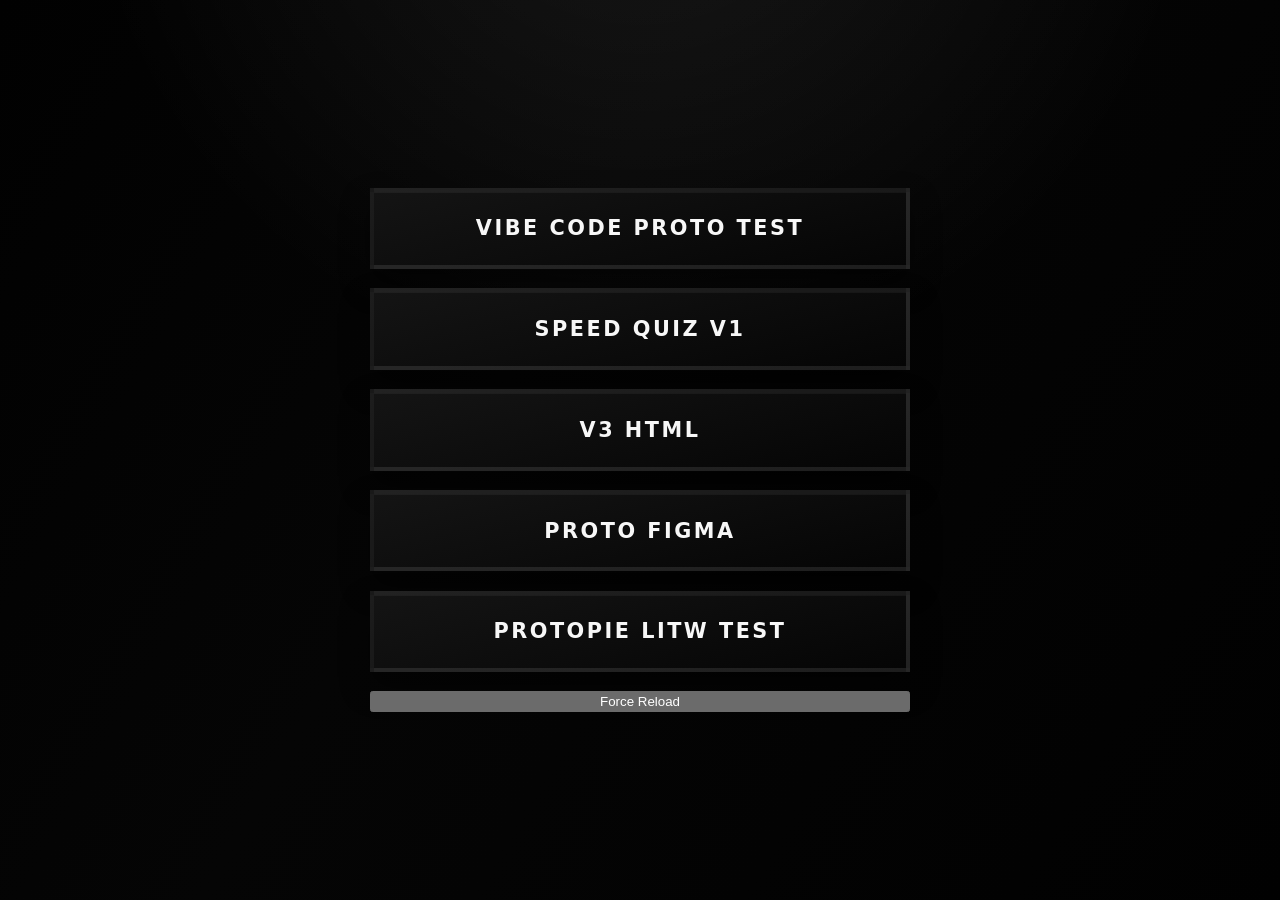
<file: index.html>
<!DOCTYPE html>
<html lang="en">
  <head>
    <meta charset="UTF-8" />
    <meta name="viewport" content="width=device-width, initial-scale=1.0" />
    <title>TreeLink</title>
    <style>
      :root {
        color-scheme: dark;
        font-family: "Inter", "Segoe UI", system-ui, -apple-system, sans-serif;
        --bg: #010101;
        --card: #0a0a0a;
        --card-edge: rgba(255, 255, 255, 0.05);
        --accent: #7df7ff;
        --text: #f7f7f7;
      }

      * {
        box-sizing: border-box;
      }

      body {
        margin: 0;
        min-height: 100vh;
        background: radial-gradient(circle at 50% -20%, rgba(255, 255, 255, 0.08), transparent 45%),
          linear-gradient(120deg, #010101, #050505 40%, #010101);
        display: flex;
        align-items: center;
        justify-content: center;
        color: var(--text);
        padding: 4vh 2vw;
      }

      main {
        width: min(540px, 90vw);
        text-align: center;
      }

     

      .link-grid {
        display: flex;
        flex-direction: column;
        gap: 1.2rem;
      }

      .link-grid a {
        display: block;
        padding: 1.55rem;
        border-radius: 0px;
        font-size: 1.3rem;
        font-weight: 700;
        letter-spacing: 0.12em;
        text-decoration: none;
        text-transform: uppercase;
        color: var(--text);
        background: linear-gradient(165deg, #141414, #050505);
        border: 4px solid rgba(255, 255, 255, 0.08);
        box-shadow: inset 0 1px 0 rgba(255, 255, 255, 0.05), 0 15px 30px rgba(0, 0, 0, 0.45);
        transition: border-color 0.1s ease, transform 0.1s ease;
      }

      .link-grid a:focus-visible,
      .link-grid a:hover {
        border-color: var(--accent);
        transform: translateY(-1px);
      }

    </style>
  </head>
  <body>
    <main>
      <div class="link-grid">
        <a href="proto.html">Vibe code Proto Test</a>
        <a href="quizzes/v1/index.html">Speed Quiz V1</a>
        <a href="https://swapnilsharma.github.io/treelink/v3/index.html">v3 HTML</a>
        <a href="https://www.figma.com/proto/b8i0LoSlnWV7DoGcYo602U/V3_Glance_GTV?page-id=2982%3A1943&node-id=3051-3285&viewport=1276%2C-309%2C0.04&t=9ilXazqvoC0wtKuy-1&scaling=scale-down-width&content-scaling=fixed&starting-point-node-id=3051%3A3581">Proto Figma</a>
        <a href="https://cloud.protopie.io/p/4c319917cc2a725ad5e577eb?ui=false&scaleToFit=true&enableHotspotHints=false&cursorType=touch&mockup=false&bgColor=%23F5F5F5&bgImage=undefined&playSpeed=1">Protopie litw test</a>
        <button onclick="location.reload(true)">Force Reload</button> 
      </div>
    </main>
  </body>
</html>
</file>
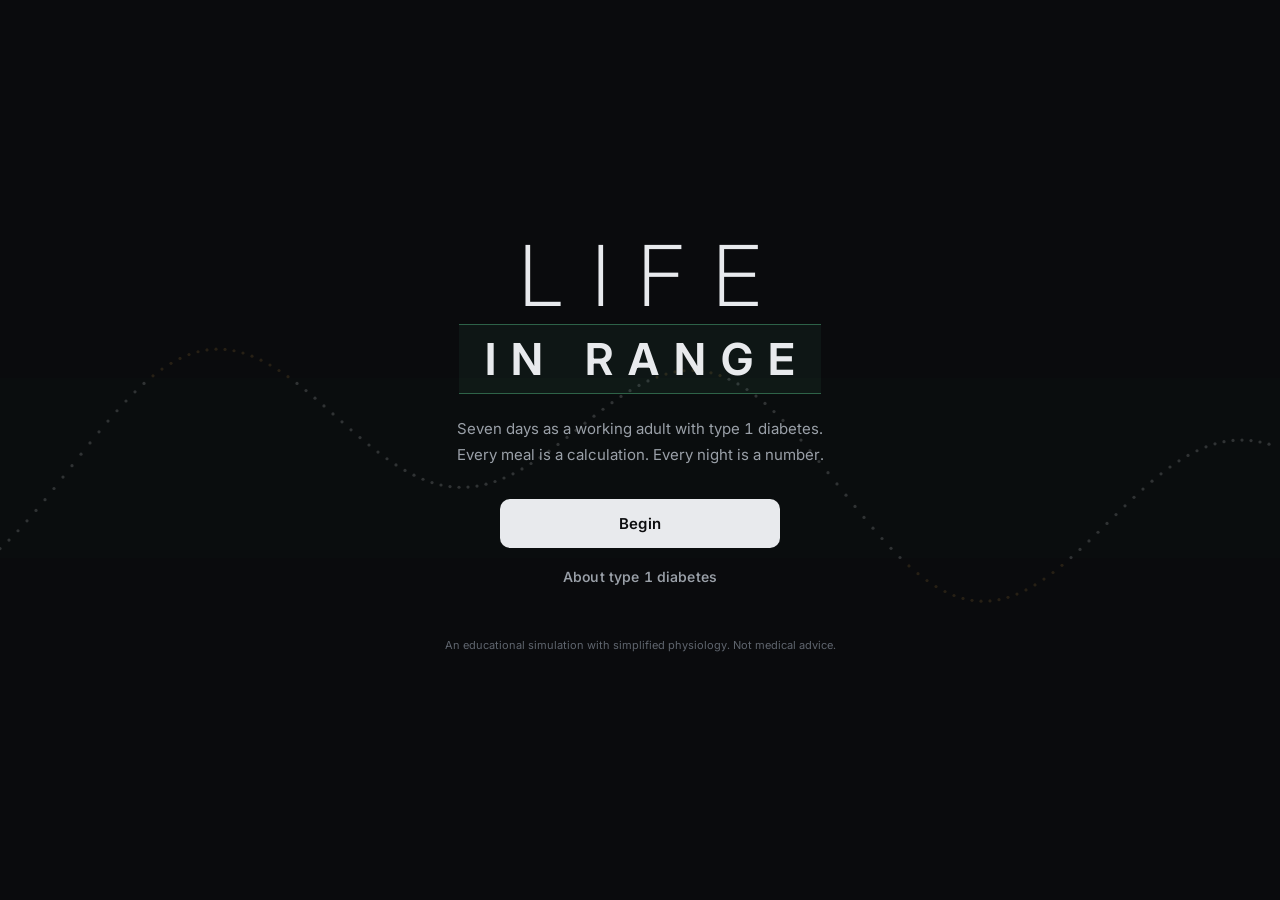
<file: life-in-range/index.html>
<!DOCTYPE html>
<html lang="en">
<head>
  <meta charset="UTF-8" />
  <meta name="viewport" content="width=device-width, initial-scale=1.0, viewport-fit=cover" />
  <meta name="theme-color" content="#0a0b0d" />
  <title>Life in Range</title>
  <meta name="description" content="A simulation of adult life with type 1 diabetes: carb counting, insulin dosing, CGM data, and the decisions in between." />
  <link rel="preconnect" href="https://fonts.googleapis.com" />
  <link rel="preconnect" href="https://fonts.gstatic.com" crossorigin />
  <link rel="stylesheet" href="https://fonts.googleapis.com/css2?family=Inter:opsz,wght@14..32,300..800&display=swap" />
  <link rel="stylesheet" href="css/style.css" />
</head>
<body>

  <!-- ============ TITLE ============ -->
  <section id="screen-title" class="screen active">
    <div class="title-bg" aria-hidden="true"><canvas id="title-canvas"></canvas></div>
    <div class="title-inner">
      <div class="wordmark">
        <span class="wm-line">LIFE</span>
        <span class="wm-band"><i></i><span class="wm-line wm-em">IN RANGE</span><i></i></span>
      </div>
      <p class="tagline">Seven days as a working adult with type&nbsp;1 diabetes.<br/>Every meal is a calculation. Every night is a number.</p>
      <div class="title-buttons">
        <button id="btn-new-game" class="btn btn-primary btn-big">Begin</button>
        <button id="btn-continue" class="btn btn-quiet btn-big hidden">Continue</button>
        <button id="btn-about" class="btn btn-quiet">About type 1 diabetes</button>
      </div>
      <p class="disclaimer">An educational simulation with simplified physiology. Not medical advice.</p>
    </div>
  </section>

  <!-- ============ ABOUT ============ -->
  <section id="screen-about" class="screen">
    <div class="panel scroll-panel">
      <p class="eyebrow">BACKGROUND</p>
      <h2>Type 1 diabetes</h2>
      <div id="about-content"></div>
      <button class="btn btn-quiet" data-nav="title">Back</button>
    </div>
  </section>

  <!-- ============ CHARACTER ============ -->
  <section id="screen-create" class="screen">
    <div class="create-shell">
      <div class="create-hero">
        <div id="create-avatar" class="avatar-stage"></div>
        <div class="hero-side">
          <p class="eyebrow">PROFILE</p>
          <div id="create-summary" class="avatar-summary"></div>
          <button id="btn-default-char" class="btn btn-quiet">↻ Generate</button>
        </div>
      </div>

      <div class="create-scroll">
        <label class="field">
          <span>Name</span>
          <input id="inp-name" type="text" maxlength="18" placeholder="Name" autocomplete="off"/>
        </label>

        <label class="field">
          <span>Age <b id="age-val">34</b></span>
          <input id="inp-age" type="range" min="21" max="64" value="34"/>
        </label>

        <div class="field"><span>Profession</span><div id="opt-profession" class="chip-row"></div></div>
        <div class="field"><span>Body</span><div id="opt-body" class="chip-row"></div></div>
        <div class="field"><span>Skin</span><div id="opt-skin" class="chip-row swatches"></div></div>
        <div class="field"><span>Hair</span><div id="opt-hair" class="chip-row"></div></div>
        <div class="field"><span>Hair color</span><div id="opt-haircolor" class="chip-row swatches"></div></div>
        <div class="field"><span>Top</span><div id="opt-top" class="chip-row"></div></div>
        <div class="field"><span>Top color</span><div id="opt-topcolor" class="chip-row swatches"></div></div>
        <div class="field"><span>Bottom</span><div id="opt-bottom" class="chip-row"></div></div>
        <div class="field"><span>Bottom color</span><div id="opt-bottomcolor" class="chip-row swatches"></div></div>
        <div class="field"><span>Shoes</span><div id="opt-shoes" class="chip-row"></div></div>
        <div class="field"><span>Extras</span><div id="opt-extras" class="chip-row"></div></div>
        <div class="field">
          <span>Insulin therapy</span>
          <div id="opt-therapy" class="chip-row"></div>
          <p id="therapy-note" class="hint"></p>
        </div>
        <div class="field">
          <span>Difficulty</span>
          <div id="opt-diff" class="chip-row"></div>
          <p id="diff-note" class="hint"></p>
        </div>
        <div class="field"><span>Units</span><div id="opt-units" class="chip-row"></div></div>
        <div class="field"><span>Length</span><div id="opt-days" class="chip-row"></div></div>
      </div>

      <div class="create-footer">
        <button class="btn btn-quiet" data-nav="title">Back</button>
        <button id="btn-begin" class="btn btn-primary btn-big">Start Monday</button>
      </div>
    </div>
  </section>

  <!-- ============ GAME ============ -->
  <section id="screen-game" class="screen">
    <header class="hud">
      <div class="hud-left">
        <div id="hud-day" class="hud-day">MON · DAY 1</div>
        <div id="hud-clock" class="hud-clock">07:00</div>
      </div>
      <button id="cgm-pill" class="cgm-pill" title="Open trends">
        <span id="cgm-value">--</span>
        <span class="cgm-side"><span id="cgm-arrow" class="cgm-arrow">→</span><span id="cgm-unit" class="cgm-unit">mg/dL</span></span>
      </button>
      <div class="hud-right">
        <div class="stat-mini" title="Energy"><div class="bar"><div id="bar-energy" class="fill"></div></div></div>
        <div class="stat-mini" title="Insulin on board"><b id="hud-iob">0.0u</b></div>
        <button id="btn-speed" class="btn-icon" title="Speed">
          <svg viewBox="0 0 16 16" width="14" height="14"><path d="M2 2.5v11l6-5.5zM8.5 2.5v11l6-5.5z" fill="currentColor"/></svg>
        </button>
        <button id="btn-pause" class="btn-icon" title="Pause">
          <svg viewBox="0 0 16 16" width="14" height="14"><path d="M3.5 2h3v12h-3zM9.5 2h3v12h-3z" fill="currentColor"/></svg>
        </button>
        <button id="btn-menu" class="btn-icon" title="Menu">
          <svg viewBox="0 0 16 16" width="14" height="14"><path d="M2 4h12M2 8h12M2 12h12" stroke="currentColor" stroke-width="1.6" stroke-linecap="round"/></svg>
        </button>
      </div>
    </header>

    <div id="cgm-strip" class="cgm-strip"><canvas id="cgm-mini"></canvas></div>

    <nav class="view-tabs">
      <button class="vtab active" data-view="world">Day</button>
      <button class="vtab" data-view="body">Body</button>
      <button class="vtab" data-view="trends">Data</button>
    </nav>

    <main class="stage">
      <div id="view-world" class="view active">
        <div id="scene" class="scene">
          <div id="scene-art" class="scene-art"></div>
          <div id="scene-avatar" class="scene-avatar"></div>
          <div id="symptom-overlay" class="symptom-overlay"></div>
          <div class="scene-meta">
            <div id="scene-location" class="scene-location"></div>
            <div id="symptom-chip" class="symptom-chip hidden"></div>
          </div>
          <div id="scene-caption" class="scene-caption"></div>
        </div>
        <div id="action-bar" class="action-bar"></div>
      </div>

      <div id="view-body" class="view">
        <div class="body-wrap">
          <canvas id="body-canvas"></canvas>
          <div id="body-labels"></div>
          <div id="body-legend" class="body-legend">
            <span><i class="dot glu"></i>Glucose</span>
            <span><i class="dot ins"></i>Insulin</span>
            <span class="drag-hint">drag to rotate</span>
          </div>
          <div id="body-caption" class="body-caption"></div>
          <div id="body-intro" class="body-intro hidden">
            <h4>Your bloodstream, as a loop</h4>
            <p><b class="glu">Orange dots are glucose.</b> More dots = higher blood sugar. That's the number on your CGM.</p>
            <p><b class="ins">Blue dots are insulin</b>, entering at the ring — where your pump or pen delivers it.</p>
            <p>While you digest, the <b>stomach</b> streams glucose in. Insulin lets <b>muscle</b> and <b>fat</b> pull it back out. The <b>pancreas stays dark</b> — in type&nbsp;1, it can't help.</p>
            <button class="btn btn-primary" id="body-intro-ok">Got it</button>
          </div>
        </div>
      </div>

      <div id="view-trends" class="view">
        <div class="trends-wrap">
          <canvas id="trend-canvas"></canvas>
          <div id="trend-stats" class="trend-stats"></div>
        </div>
      </div>
    </main>

    <div id="alert-banner" class="alert-banner hidden"></div>
    <div id="toast-zone" class="toast-zone"></div>
    <div id="modal-zone"></div>
  </section>

  <!-- ============ SUMMARY / END ============ -->
  <section id="screen-summary" class="screen"><div class="panel scroll-panel" id="summary-panel"></div></section>
  <section id="screen-end" class="screen"><div class="panel scroll-panel" id="end-panel"></div></section>

  <script type="module" src="js/main.js"></script>
</body>
</html>
</file>
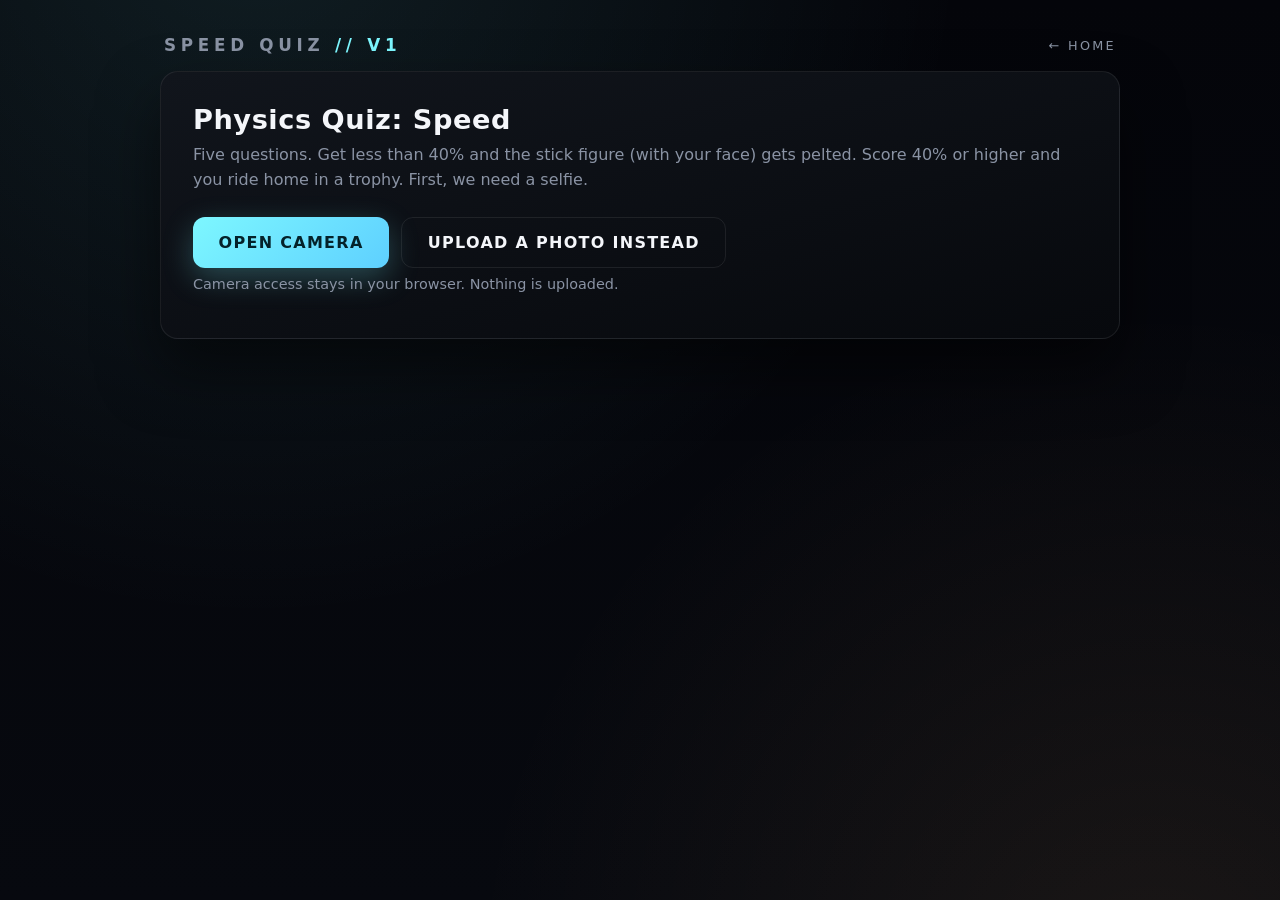
<file: quizzes/v1/index.html>
<!DOCTYPE html>
<html lang="en">
<head>
  <meta charset="UTF-8" />
  <meta name="viewport" content="width=device-width, initial-scale=1.0" />
  <title>Speed Quiz V1</title>
  <style>
    :root {
      color-scheme: dark;
      font-family: "Inter", "Segoe UI", system-ui, -apple-system, sans-serif;
      --bg: #050608;
      --card: #0d1015;
      --edge: rgba(255, 255, 255, 0.08);
      --accent: #7df7ff;
      --accent-warm: #ffb86b;
      --good: #6dffb5;
      --bad: #ff6b6b;
      --text: #f4f6fa;
      --muted: #8a93a4;
    }

    * { box-sizing: border-box; }

    html, body { margin: 0; padding: 0; min-height: 100vh; }

    body {
      background:
        radial-gradient(circle at 20% -10%, rgba(125, 247, 255, 0.10), transparent 50%),
        radial-gradient(circle at 90% 110%, rgba(255, 184, 107, 0.08), transparent 45%),
        linear-gradient(180deg, #04050a, #07090f);
      color: var(--text);
      display: flex;
      align-items: stretch;
      justify-content: center;
      padding: 3vh 2vw;
    }

    main {
      width: min(960px, 100%);
      display: flex;
      flex-direction: column;
      gap: 1rem;
    }

    .header {
      display: flex;
      justify-content: space-between;
      align-items: center;
      padding: 0.5rem 0.25rem 0;
    }

    .header h1 {
      margin: 0;
      font-size: 1.05rem;
      letter-spacing: 0.28em;
      text-transform: uppercase;
      color: var(--muted);
      font-weight: 600;
    }

    .header .crumb { color: var(--accent); }

    .card {
      background: linear-gradient(165deg, #11151c, #07090d);
      border: 1px solid var(--edge);
      border-radius: 18px;
      padding: 2rem;
      box-shadow: 0 30px 60px rgba(0, 0, 0, 0.5);
    }

    .screen { display: none; animation: fade 0.35s ease; }
    .screen.active { display: block; }

    @keyframes fade {
      from { opacity: 0; transform: translateY(8px); }
      to { opacity: 1; transform: none; }
    }

    h2 {
      margin: 0 0 0.5rem;
      font-size: 1.7rem;
      letter-spacing: 0.02em;
    }

    p.lead { color: var(--muted); margin: 0 0 1.5rem; line-height: 1.55; }

    button.primary, button.ghost {
      font: inherit;
      cursor: pointer;
      padding: 0.95rem 1.6rem;
      border-radius: 12px;
      font-weight: 700;
      letter-spacing: 0.08em;
      text-transform: uppercase;
      transition: transform 0.1s ease, border-color 0.15s ease, background 0.15s ease;
    }

    button.primary {
      background: linear-gradient(135deg, #7df7ff, #5ed0ff);
      color: #04222a;
      border: none;
      box-shadow: 0 10px 30px rgba(125, 247, 255, 0.25);
    }

    button.primary:hover { transform: translateY(-1px); }
    button.primary:disabled { opacity: 0.5; cursor: not-allowed; transform: none; }

    button.ghost {
      background: transparent;
      color: var(--text);
      border: 1px solid var(--edge);
    }

    button.ghost:hover { border-color: var(--accent); }

    .row { display: flex; gap: 0.75rem; flex-wrap: wrap; }

    /* Camera screen */
    .camera-stage {
      position: relative;
      width: min(420px, 80vw);
      aspect-ratio: 1 / 1;
      margin: 1rem auto;
      border-radius: 50%;
      overflow: hidden;
      border: 3px dashed rgba(125, 247, 255, 0.4);
      background: #000;
    }

    .camera-stage video,
    .camera-stage canvas,
    .camera-stage img {
      width: 100%;
      height: 100%;
      object-fit: cover;
      transform: scaleX(-1);
    }

    .camera-stage .ring {
      position: absolute;
      inset: 0;
      border-radius: 50%;
      box-shadow: inset 0 0 0 8px rgba(125, 247, 255, 0.2);
      pointer-events: none;
    }

    .file-fallback { color: var(--muted); font-size: 0.9rem; margin-top: 0.5rem; }

    /* Quiz screen */
    .quiz-grid {
      display: grid;
      grid-template-columns: 1fr 220px;
      gap: 1.25rem;
      align-items: stretch;
    }

    @media (max-width: 720px) {
      .quiz-grid { grid-template-columns: 1fr; }
      .figure-panel { order: -1; }
      .card { padding: 1.25rem; border-radius: 14px; }
      h2 { font-size: 1.4rem; }
      .q-text { font-size: 1.1rem; }
      .figure-svg { height: 170px; }
      body { padding: 2vh 3vw; }
      .header h1 { font-size: 0.85rem; letter-spacing: 0.2em; }
    }

    .question-panel { display: flex; flex-direction: column; }

    .progress {
      display: flex;
      gap: 0.4rem;
      margin-bottom: 1rem;
    }

    .progress span {
      flex: 1;
      height: 6px;
      background: rgba(255, 255, 255, 0.05);
      border-radius: 3px;
      overflow: hidden;
    }

    .progress span.done { background: var(--accent); }
    .progress span.miss { background: var(--bad); }
    .progress span.current { background: rgba(125, 247, 255, 0.4); }

    .q-text {
      font-size: 1.25rem;
      line-height: 1.45;
      margin: 0 0 1.25rem;
      min-height: 3.6rem;
    }

    .options { display: grid; gap: 0.6rem; }

    .options button {
      font: inherit;
      text-align: left;
      padding: 0.95rem 1.1rem;
      border-radius: 12px;
      border: 1px solid var(--edge);
      background: rgba(255, 255, 255, 0.02);
      color: var(--text);
      cursor: pointer;
      transition: border-color 0.12s ease, background 0.12s ease, transform 0.05s ease;
    }

    .options button:hover { border-color: var(--accent); background: rgba(125, 247, 255, 0.05); }
    .options button.right { border-color: var(--good); background: rgba(109, 255, 181, 0.1); }
    .options button.wrong { border-color: var(--bad); background: rgba(255, 107, 107, 0.1); }
    .options button.fade { opacity: 0.4; }
    .options button:disabled { cursor: default; }

    /* Figure panel */
    .figure-panel {
      background: rgba(255, 255, 255, 0.02);
      border: 1px solid var(--edge);
      border-radius: 14px;
      padding: 1rem;
      display: flex;
      flex-direction: column;
      align-items: center;
      gap: 0.5rem;
      position: relative;
      overflow: hidden;
    }

    .figure-panel .label {
      font-size: 0.7rem;
      letter-spacing: 0.2em;
      text-transform: uppercase;
      color: var(--muted);
    }

    .figure-svg {
      width: 100%;
      height: 220px;
    }

    /* Stone + impact */
    .stone {
      position: absolute;
      width: 20px;
      height: 18px;
      border-radius: 48% 52% 42% 58% / 60% 45% 55% 40%;
      background:
        radial-gradient(circle at 30% 25%, #b1b6bf, #4a4d54 55%, #1c1e22);
      box-shadow:
        inset -3px -4px 6px rgba(0, 0, 0, 0.55),
        inset 2px 2px 4px rgba(255, 255, 255, 0.18),
        0 4px 10px rgba(0, 0, 0, 0.7);
      pointer-events: none;
      will-change: transform, opacity;
    }

    @keyframes throw {
      0%   { transform: translate(0, 0) rotate(0); opacity: 1; }
      85%  { opacity: 1; }
      100% { transform: translate(var(--tx), var(--ty)) rotate(900deg); opacity: 0; }
    }

    @keyframes wobble {
      0%, 100% { transform: translate(0, 0) rotate(0); }
      12% { transform: translate(-9px, 3px) rotate(-1.6deg); }
      28% { transform: translate(8px, -2px) rotate(1.4deg); }
      46% { transform: translate(-6px, 2px) rotate(-1deg); }
      66% { transform: translate(5px, -1px) rotate(0.7deg); }
      84% { transform: translate(-2px, 1px) rotate(-0.3deg); }
    }

    .figure-panel.hit, .gallows-wrap.hit { animation: wobble 0.55s ease; }

    @keyframes splat {
      0%   { transform: scale(0.15); opacity: 1; }
      45%  { transform: scale(1.4); opacity: 0.95; }
      100% { transform: scale(2.1); opacity: 0; }
    }

    .splat {
      position: absolute;
      width: 56px;
      height: 56px;
      border-radius: 50%;
      background:
        radial-gradient(circle, rgba(255, 200, 90, 0.85) 0%, rgba(255, 107, 107, 0.55) 40%, rgba(255, 107, 107, 0) 72%);
      pointer-events: none;
      animation: splat 0.5s ease-out forwards;
    }

    @keyframes dustPuff {
      0%   { transform: scale(0.3); opacity: 0.8; }
      100% { transform: scale(2.6); opacity: 0; }
    }

    .dust {
      position: absolute;
      width: 60px;
      height: 60px;
      border-radius: 50%;
      background: radial-gradient(circle, rgba(190, 180, 160, 0.55), rgba(190, 180, 160, 0) 70%);
      pointer-events: none;
      animation: dustPuff 0.6s ease-out forwards;
      filter: blur(1px);
    }

    /* Pass screen — trophy + confetti */
    .finale {
      text-align: center;
      position: relative;
      overflow: hidden;
      min-height: 480px;
    }

    .trophy-wrap {
      position: relative;
      width: min(280px, 70vw);
      aspect-ratio: 280 / 320;
      margin: 1rem auto 1.5rem;
    }

    .trophy-svg { width: 100%; height: 100%; }

    .trophy-face {
      position: absolute;
      top: 19%;
      left: 50%;
      transform: translateX(-50%);
      width: 39%;
      aspect-ratio: 1;
      border-radius: 50%;
      object-fit: cover;
      border: 4px solid #ffd66b;
      box-shadow: 0 0 30px rgba(255, 214, 107, 0.6);
    }

    .confetti {
      position: absolute;
      width: 10px;
      height: 14px;
      top: -20px;
      will-change: transform, opacity;
    }

    @keyframes fall {
      0% { transform: translate(0, -20px) rotate(0); opacity: 1; }
      100% { transform: translate(var(--dx), 110vh) rotate(720deg); opacity: 0.6; }
    }

    /* Fail screen — gallows */
    .gallows-wrap {
      position: relative;
      width: min(360px, 80vw);
      aspect-ratio: 1;
      margin: 1rem auto;
    }

    .gallows-svg { width: 100%; height: 100%; }

    .score-big {
      font-size: 2.4rem;
      font-weight: 800;
      letter-spacing: 0.04em;
      margin: 0.5rem 0;
    }

    .score-big.pass { color: var(--good); }
    .score-big.fail { color: var(--bad); }

    .perma-stones {
      position: absolute;
      pointer-events: none;
    }

    .toast {
      position: fixed;
      bottom: 2rem;
      left: 50%;
      transform: translateX(-50%);
      background: rgba(255, 107, 107, 0.15);
      border: 1px solid var(--bad);
      color: #ffdada;
      padding: 0.6rem 1rem;
      border-radius: 10px;
      font-size: 0.9rem;
      opacity: 0;
      pointer-events: none;
      transition: opacity 0.2s ease;
    }

    .toast.show { opacity: 1; }

    .back-link {
      color: var(--muted);
      text-decoration: none;
      font-size: 0.8rem;
      letter-spacing: 0.18em;
      text-transform: uppercase;
    }
    .back-link:hover { color: var(--accent); }
  </style>
</head>
<body>
  <main>
    <div class="header">
      <h1>Speed Quiz <span class="crumb">// V1</span></h1>
      <a class="back-link" href="../../index.html">&larr; Home</a>
    </div>

    <!-- INTRO -->
    <section id="screen-intro" class="screen card active">
      <h2>Physics Quiz: Speed</h2>
      <p class="lead">
        Five questions. Get less than 40&percnt; and the stick figure (with your face)
        gets pelted. Score 40&percnt; or higher and you ride home in a trophy.
        First, we need a selfie.
      </p>
      <div class="row">
        <button class="primary" id="btn-start">Open Camera</button>
        <button class="ghost" id="btn-upload-instead">Upload a Photo Instead</button>
        <input type="file" id="file-fallback" accept="image/*" hidden />
      </div>
      <p class="file-fallback">Camera access stays in your browser. Nothing is uploaded.</p>
    </section>

    <!-- CAMERA -->
    <section id="screen-camera" class="screen card">
      <h2>Look this way</h2>
      <p class="lead">Center your face inside the circle, then capture.</p>
      <div class="camera-stage">
        <video id="video" autoplay playsinline muted></video>
        <div class="ring"></div>
      </div>
      <div class="row" style="justify-content:center;">
        <button class="primary" id="btn-capture">Capture</button>
        <button class="ghost" id="btn-cancel-camera">Cancel</button>
      </div>
    </section>

    <!-- CONFIRM -->
    <section id="screen-confirm" class="screen card">
      <h2>Use this selfie?</h2>
      <p class="lead">This face will sit on the stick figure (or in a trophy if you ace it).</p>
      <div class="camera-stage">
        <img id="preview" alt="selfie preview" />
      </div>
      <div class="row" style="justify-content:center;">
        <button class="primary" id="btn-confirm">Use This</button>
        <button class="ghost" id="btn-retake">Retake</button>
      </div>
    </section>

    <!-- QUIZ -->
    <section id="screen-quiz" class="screen card">
      <div class="quiz-grid">
        <div class="question-panel">
          <div class="progress" id="progress"></div>
          <p class="q-text" id="q-text"></p>
          <div class="options" id="options"></div>
        </div>
        <aside class="figure-panel" id="figure-panel">
          <span class="label">Target</span>
          <svg class="figure-svg" viewBox="0 0 120 220" xmlns="http://www.w3.org/2000/svg">
            <defs>
              <pattern id="facePat" patternUnits="objectBoundingBox" patternContentUnits="objectBoundingBox" width="1" height="1">
                <image id="faceImage" href="" width="1" height="1" x="0" y="0" preserveAspectRatio="xMidYMid slice" />
              </pattern>
            </defs>
            <!-- body -->
            <line x1="60" y1="62" x2="60" y2="140" stroke="#cfd5e3" stroke-width="3" stroke-linecap="round"/>
            <line x1="60" y1="80" x2="30" y2="115" stroke="#cfd5e3" stroke-width="3" stroke-linecap="round"/>
            <line x1="60" y1="80" x2="90" y2="115" stroke="#cfd5e3" stroke-width="3" stroke-linecap="round"/>
            <line x1="60" y1="140" x2="35" y2="190" stroke="#cfd5e3" stroke-width="3" stroke-linecap="round"/>
            <line x1="60" y1="140" x2="85" y2="190" stroke="#cfd5e3" stroke-width="3" stroke-linecap="round"/>
            <!-- head -->
            <circle cx="60" cy="40" r="22" fill="url(#facePat)" stroke="#cfd5e3" stroke-width="2"/>
          </svg>
        </aside>
      </div>
    </section>

    <!-- PASS -->
    <section id="screen-pass" class="screen card finale">
      <h2>Champion!</h2>
      <p class="lead" id="pass-sub">You passed. Speed wisdom unlocked.</p>
      <div class="trophy-wrap">
        <svg class="trophy-svg" viewBox="0 0 240 280" xmlns="http://www.w3.org/2000/svg">
          <defs>
            <linearGradient id="gold" x1="0" x2="0" y1="0" y2="1">
              <stop offset="0" stop-color="#ffe89a"/>
              <stop offset="1" stop-color="#c98a1a"/>
            </linearGradient>
          </defs>
          <!-- handles -->
          <path d="M40 70 Q10 90 40 150" fill="none" stroke="url(#gold)" stroke-width="10" stroke-linecap="round"/>
          <path d="M200 70 Q230 90 200 150" fill="none" stroke="url(#gold)" stroke-width="10" stroke-linecap="round"/>
          <!-- cup -->
          <path d="M40 50 L200 50 L185 170 Q120 200 55 170 Z" fill="url(#gold)" stroke="#8a5a0e" stroke-width="2"/>
          <!-- stem & base -->
          <rect x="105" y="190" width="30" height="30" fill="url(#gold)"/>
          <rect x="70" y="220" width="100" height="18" rx="4" fill="url(#gold)"/>
          <rect x="55" y="238" width="130" height="14" rx="3" fill="#8a5a0e"/>
        </svg>
        <img id="trophy-face" class="trophy-face" alt="" />
      </div>
      <p class="score-big pass" id="pass-score">5 / 5</p>
      <div class="row" style="justify-content:center;">
        <button class="primary" id="btn-replay-pass">Play Again</button>
      </div>
    </section>

    <!-- FAIL -->
    <section id="screen-fail" class="screen card finale">
      <h2>Yikes.</h2>
      <p class="lead">Sub-40&percnt;. The villagers are restless.</p>
      <div class="gallows-wrap" id="gallows-wrap">
        <svg class="gallows-svg" viewBox="0 0 240 240" xmlns="http://www.w3.org/2000/svg">
          <defs>
            <pattern id="facePatBig" patternUnits="objectBoundingBox" patternContentUnits="objectBoundingBox" width="1" height="1">
              <image id="faceImageBig" href="" width="1" height="1" x="0" y="0" preserveAspectRatio="xMidYMid slice"/>
            </pattern>
          </defs>
          <!-- gallows -->
          <line x1="20" y1="220" x2="220" y2="220" stroke="#7a5a36" stroke-width="6"/>
          <line x1="50" y1="220" x2="50" y2="20" stroke="#7a5a36" stroke-width="8"/>
          <line x1="50" y1="20" x2="160" y2="20" stroke="#7a5a36" stroke-width="8"/>
          <line x1="160" y1="20" x2="160" y2="42" stroke="#3a2a1a" stroke-width="3"/>
          <!-- stick figure (smaller body, bigger head) -->
          <line x1="160" y1="98" x2="160" y2="150" stroke="#cfd5e3" stroke-width="2.5" stroke-linecap="round"/>
          <line x1="160" y1="110" x2="138" y2="138" stroke="#cfd5e3" stroke-width="2.5" stroke-linecap="round"/>
          <line x1="160" y1="110" x2="182" y2="138" stroke="#cfd5e3" stroke-width="2.5" stroke-linecap="round"/>
          <line x1="160" y1="150" x2="143" y2="192" stroke="#cfd5e3" stroke-width="2.5" stroke-linecap="round"/>
          <line x1="160" y1="150" x2="177" y2="192" stroke="#cfd5e3" stroke-width="2.5" stroke-linecap="round"/>
          <circle cx="160" cy="70" r="28" fill="url(#facePatBig)" stroke="#cfd5e3" stroke-width="2"/>
        </svg>
      </div>
      <p class="score-big fail" id="fail-score">1 / 5</p>
      <div class="row" style="justify-content:center;">
        <button class="primary" id="btn-replay-fail">Try Again</button>
      </div>
    </section>
  </main>

  <div class="toast" id="toast"></div>

  <script>
    const QUESTIONS = [
      {
        q: "Speed is defined as distance divided by time.",
        opts: ["True", "False"],
        answer: 0
      },
      {
        q: "What is the SI unit of speed?",
        opts: ["km/h", "m/s", "mph", "miles per minute"],
        answer: 1
      },
      {
        q: "A car travels 150 km in 3 hours. What is its average speed?",
        opts: ["30 km/h", "45 km/h", "50 km/h", "75 km/h"],
        answer: 2
      },
      {
        q: "The speed of light in a vacuum is approximately:",
        opts: ["3 × 10⁵ m/s", "3 × 10⁶ m/s", "3 × 10⁸ m/s", "3 × 10¹⁰ m/s"],
        answer: 2
      },
      {
        q: "Velocity and speed are the same thing.",
        opts: ["True", "False"],
        answer: 1
      }
    ];

    const PASS_THRESHOLD = 0.4;

    const screens = {
      intro: document.getElementById("screen-intro"),
      camera: document.getElementById("screen-camera"),
      confirm: document.getElementById("screen-confirm"),
      quiz: document.getElementById("screen-quiz"),
      pass: document.getElementById("screen-pass"),
      fail: document.getElementById("screen-fail"),
    };

    function show(name) {
      Object.values(screens).forEach(s => s.classList.remove("active"));
      screens[name].classList.add("active");
    }

    const toast = document.getElementById("toast");
    let toastTimer;
    function flash(msg) {
      toast.textContent = msg;
      toast.classList.add("show");
      clearTimeout(toastTimer);
      toastTimer = setTimeout(() => toast.classList.remove("show"), 2400);
    }

    // ---------- Camera ----------
    const video = document.getElementById("video");
    const captureBtn = document.getElementById("btn-capture");
    const cancelCamBtn = document.getElementById("btn-cancel-camera");
    const startBtn = document.getElementById("btn-start");
    const uploadBtn = document.getElementById("btn-upload-instead");
    const fileInput = document.getElementById("file-fallback");
    const preview = document.getElementById("preview");
    let stream = null;
    let selfieDataUrl = null;

    async function openCamera() {
      try {
        stream = await navigator.mediaDevices.getUserMedia({
          video: { facingMode: "user", width: { ideal: 720 }, height: { ideal: 720 } },
          audio: false
        });
        video.srcObject = stream;
        show("camera");
      } catch (err) {
        flash("Camera blocked. Try uploading a photo instead.");
        fileInput.click();
      }
    }

    function stopCamera() {
      if (stream) {
        stream.getTracks().forEach(t => t.stop());
        stream = null;
      }
    }

    function snapToCircle(srcEl, srcW, srcH) {
      const size = 320;
      const c = document.createElement("canvas");
      c.width = size; c.height = size;
      const ctx = c.getContext("2d");
      ctx.save();
      ctx.beginPath();
      ctx.arc(size / 2, size / 2, size / 2, 0, Math.PI * 2);
      ctx.clip();
      // cover-fit
      const ratio = Math.max(size / srcW, size / srcH);
      const dw = srcW * ratio;
      const dh = srcH * ratio;
      const dx = (size - dw) / 2;
      const dy = (size - dh) / 2;
      // mirror video so it matches the on-screen preview
      if (srcEl.tagName === "VIDEO") {
        ctx.translate(size, 0);
        ctx.scale(-1, 1);
        ctx.drawImage(srcEl, size - dx - dw, dy, dw, dh);
      } else {
        ctx.drawImage(srcEl, dx, dy, dw, dh);
      }
      ctx.restore();
      return c.toDataURL("image/png");
    }

    startBtn.addEventListener("click", openCamera);

    uploadBtn.addEventListener("click", () => fileInput.click());

    fileInput.addEventListener("change", (e) => {
      const file = e.target.files && e.target.files[0];
      if (!file) return;
      const img = new Image();
      img.onload = () => {
        selfieDataUrl = snapToCircle(img, img.naturalWidth, img.naturalHeight);
        preview.src = selfieDataUrl;
        preview.style.transform = "none";
        show("confirm");
      };
      img.src = URL.createObjectURL(file);
    });

    captureBtn.addEventListener("click", () => {
      if (!video.videoWidth) return;
      selfieDataUrl = snapToCircle(video, video.videoWidth, video.videoHeight);
      preview.src = selfieDataUrl;
      preview.style.transform = "none";
      stopCamera();
      show("confirm");
    });

    cancelCamBtn.addEventListener("click", () => {
      stopCamera();
      show("intro");
    });

    document.getElementById("btn-retake").addEventListener("click", () => {
      openCamera();
    });

    document.getElementById("btn-confirm").addEventListener("click", () => {
      // Plant the face into both SVG patterns.
      document.getElementById("faceImage").setAttribute("href", selfieDataUrl);
      document.getElementById("faceImageBig").setAttribute("href", selfieDataUrl);
      document.getElementById("trophy-face").src = selfieDataUrl;
      startQuiz();
    });

    // ---------- Quiz ----------
    let qIndex = 0;
    let correctCount = 0;
    const progress = document.getElementById("progress");
    const qText = document.getElementById("q-text");
    const optionsEl = document.getElementById("options");
    const figurePanel = document.getElementById("figure-panel");

    function startQuiz() {
      qIndex = 0;
      correctCount = 0;
      progress.innerHTML = QUESTIONS.map(() => '<span></span>').join("");
      show("quiz");
      renderQuestion();
    }

    function renderQuestion() {
      const q = QUESTIONS[qIndex];
      qText.textContent = `${qIndex + 1}. ${q.q}`;
      optionsEl.innerHTML = "";
      q.opts.forEach((opt, i) => {
        const b = document.createElement("button");
        b.textContent = opt;
        b.addEventListener("click", () => onAnswer(i, b));
        optionsEl.appendChild(b);
      });
      [...progress.children].forEach((s, i) => {
        s.classList.remove("current");
        if (i === qIndex) s.classList.add("current");
      });
    }

    function onAnswer(choice, btn) {
      const q = QUESTIONS[qIndex];
      const buttons = [...optionsEl.querySelectorAll("button")];
      buttons.forEach(b => { b.disabled = true; b.classList.add("fade"); });
      const correct = choice === q.answer;
      btn.classList.remove("fade");
      buttons[q.answer].classList.remove("fade");
      if (correct) {
        btn.classList.add("right");
        correctCount++;
        progress.children[qIndex].classList.add("done");
      } else {
        btn.classList.add("wrong");
        buttons[q.answer].classList.add("right");
        progress.children[qIndex].classList.add("miss");
        throwStone(figurePanel);
      }
      setTimeout(() => {
        qIndex++;
        if (qIndex >= QUESTIONS.length) finishQuiz();
        else renderQuestion();
      }, correct ? 700 : 1100);
    }

    // ---------- Stone animation ----------
    function throwStone(container, opts = {}) {
      const rect = container.getBoundingClientRect();
      const stone = document.createElement("div");
      stone.className = "stone";
      const margin = 30;
      // start from a random edge: 0 top, 1 right, 2 bottom, 3 left
      const edge = Math.floor(Math.random() * 4);
      let startX, startY;
      if (edge === 0) {
        startX = Math.random() * rect.width;
        startY = -margin;
      } else if (edge === 1) {
        startX = rect.width + margin;
        startY = Math.random() * rect.height * 0.75;
      } else if (edge === 2) {
        startX = Math.random() * rect.width;
        startY = rect.height + margin;
      } else {
        startX = -margin;
        startY = Math.random() * rect.height * 0.75;
      }
      stone.style.left = startX + "px";
      stone.style.top = startY + "px";

      const targetYRatio = opts.targetYRatio ?? 0.3;
      const targetX = rect.width / 2 + (Math.random() * 26 - 13);
      const targetY = rect.height * targetYRatio + (Math.random() * 14 - 7);
      stone.style.setProperty("--tx", (targetX - startX) + "px");
      stone.style.setProperty("--ty", (targetY - startY) + "px");
      const dur = opts.duration ?? 580;
      stone.style.animation = `throw ${dur}ms cubic-bezier(.35,.05,.7,1) forwards`;
      container.appendChild(stone);

      setTimeout(() => {
        const splat = document.createElement("div");
        splat.className = "splat";
        splat.style.left = (targetX - 28) + "px";
        splat.style.top = (targetY - 28) + "px";
        container.appendChild(splat);

        const dust = document.createElement("div");
        dust.className = "dust";
        dust.style.left = (targetX - 30) + "px";
        dust.style.top = (targetY - 30) + "px";
        container.appendChild(dust);

        container.classList.add("hit");
        setTimeout(() => container.classList.remove("hit"), 580);
        setTimeout(() => splat.remove(), 600);
        setTimeout(() => dust.remove(), 700);
      }, dur - 30);

      setTimeout(() => stone.remove(), dur + 50);
    }

    // ---------- Finale ----------
    function finishQuiz() {
      const ratio = correctCount / QUESTIONS.length;
      const passed = ratio >= PASS_THRESHOLD;
      if (passed) {
        document.getElementById("pass-score").textContent = `${correctCount} / ${QUESTIONS.length}`;
        document.getElementById("pass-sub").textContent =
          correctCount === QUESTIONS.length
            ? "Perfect run. Speed itself bows."
            : "You cleared the bar. Lap of honor.";
        show("pass");
        launchConfetti();
      } else {
        document.getElementById("fail-score").textContent = `${correctCount} / ${QUESTIONS.length}`;
        show("fail");
        rainStones();
      }
    }

    function launchConfetti() {
      const colors = ["#7df7ff", "#ffd66b", "#ff8fb1", "#9affb1", "#ffb86b"];
      const stage = screens.pass;
      for (let i = 0; i < 80; i++) {
        const c = document.createElement("div");
        c.className = "confetti";
        c.style.left = Math.random() * 100 + "%";
        c.style.background = colors[Math.floor(Math.random() * colors.length)];
        c.style.setProperty("--dx", (Math.random() * 200 - 100) + "px");
        c.style.animation = `fall ${2 + Math.random() * 2.5}s linear ${Math.random() * 1.5}s forwards`;
        c.style.borderRadius = Math.random() < 0.5 ? "2px" : "50%";
        stage.appendChild(c);
        setTimeout(() => c.remove(), 5000);
      }
    }

    function rainStones() {
      const wrap = document.getElementById("gallows-wrap");
      let n = 0;
      const fire = () => {
        throwStone(wrap, { duration: 520 + Math.random() * 180 });
        n++;
        if (n < 14) setTimeout(fire, 180 + Math.random() * 220);
      };
      fire();
    }

    document.getElementById("btn-replay-pass").addEventListener("click", reset);
    document.getElementById("btn-replay-fail").addEventListener("click", reset);

    function reset() {
      // wipe confetti / stones
      screens.pass.querySelectorAll(".confetti").forEach(n => n.remove());
      screens.fail.querySelectorAll(".stone, .splat, .dust").forEach(n => n.remove());
      show("intro");
    }
  </script>
</body>
</html>
</file>
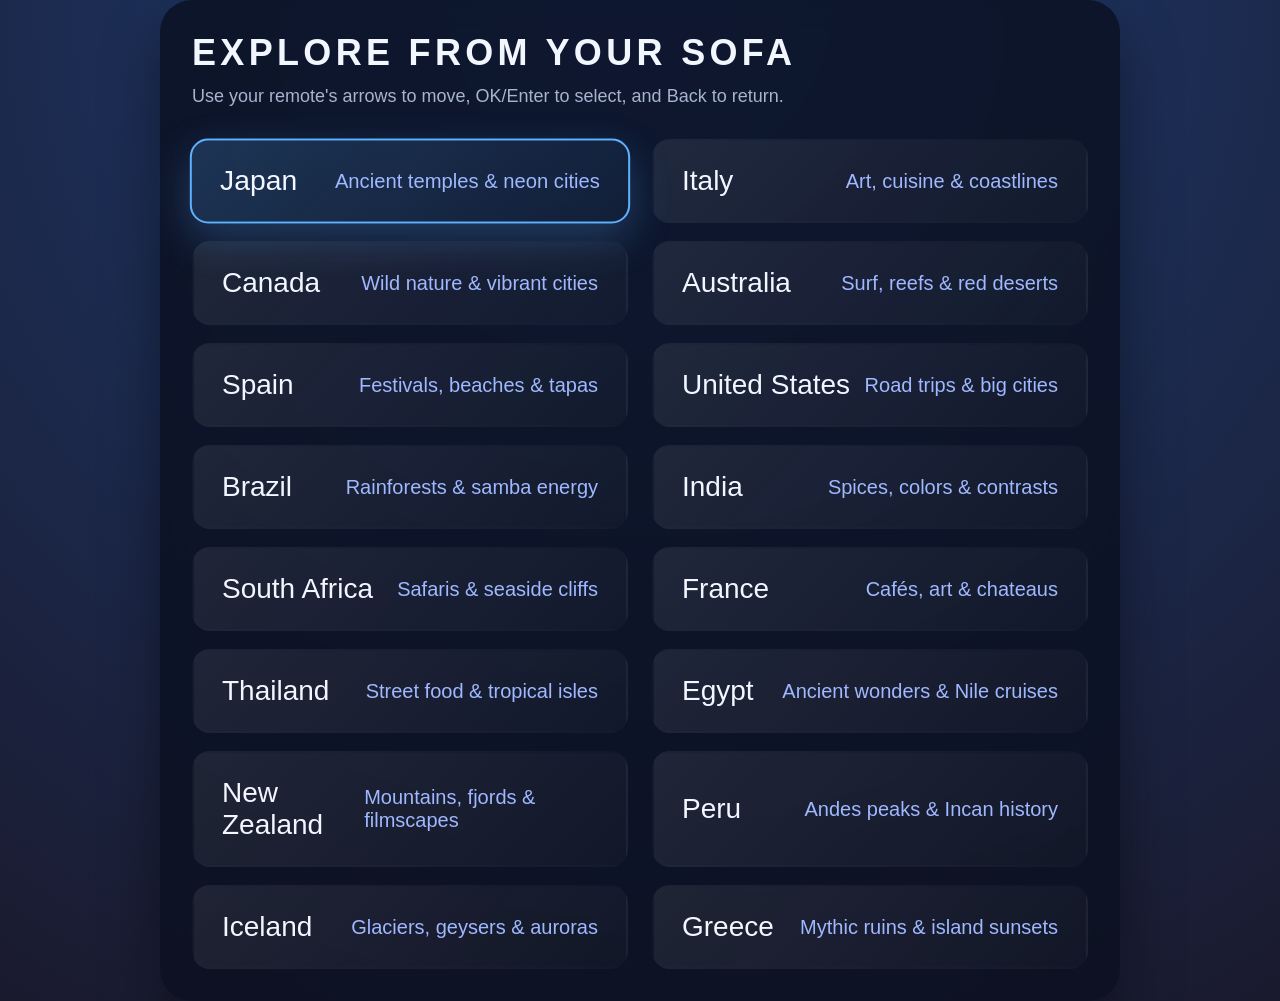
<file: proto.html>
<!DOCTYPE html>
<html lang="en">
  <head>
    <meta charset="UTF-8" />
    <meta name="viewport" content="width=device-width, initial-scale=1.0" />
    <title>TV Friendly Travel Guide</title>
    <style>
      :root {
        color-scheme: dark;
      }

      * {
        box-sizing: border-box;
      }

      body {
        margin: 0;
        font-family: "Segoe UI", Roboto, sans-serif;
        background: radial-gradient(circle at top, #1e3c72, #1a1a2e);
        color: #f2f6ff;
        min-height: 100vh;
        display: flex;
        justify-content: center;
        align-items: center;
      }

      main {
        width: min(90vw, 960px);
        padding: 32px;
        border-radius: 32px;
        background: rgba(10, 15, 32, 0.8);
        backdrop-filter: blur(12px);
        box-shadow: 0 30px 60px rgba(0, 0, 0, 0.4);
      }

      h1 {
        margin: 0;
        text-transform: uppercase;
        letter-spacing: 0.12em;
        font-weight: 700;
        font-size: clamp(24px, 4vw, 36px);
      }

      p.instructions {
        margin-top: 12px;
        color: #a7b4cf;
        font-size: clamp(14px, 2vw, 18px);
      }

      .view {
        margin-top: 32px;
      }

      .hidden {
        display: none;
      }

      ul.list {
        list-style: none;
        margin: 0;
        padding: 0;
        display: flex;
        flex-direction: column;
        gap: 18px;
      }

      .list.grid {
        display: grid;
        grid-template-columns: repeat(2, minmax(0, 1fr));
        gap: 18px 24px;
      }

      .list.grid .list-item {
        height: 100%;
      }

      .list-item {
        display: flex;
        justify-content: space-between;
        align-items: center;
        padding: 24px 28px;
        border-radius: 18px;
        font-size: clamp(18px, 3vw, 28px);
        background: linear-gradient(135deg, rgba(255, 255, 255, 0.08), rgba(255, 255, 255, 0.02));
        border: 2px solid transparent;
        cursor: pointer;
        transition: border 0.2s, background 0.2s, transform 0.15s;
      }

      .list-item span.secondary {
        font-size: clamp(16px, 2.5vw, 20px);
        color: #9fb8ff;
      }

      .list-item.selected {
        border-color: #5db1ff;
        background: linear-gradient(135deg, rgba(93, 177, 255, 0.2), rgba(93, 177, 255, 0.05));
        transform: scale(1.01);
        box-shadow: 0 15px 40px rgba(93, 177, 255, 0.25);
      }

      .view-header {
        display: flex;
        align-items: center;
        gap: 16px;
        margin-bottom: 24px;
      }

      button.back {
        border: none;
        background: rgba(255, 255, 255, 0.12);
        color: #f0f6ff;
        font-size: 1rem;
        padding: 10px 18px;
        border-radius: 999px;
        cursor: pointer;
        transition: background 0.2s;
      }

      button.back:hover,
      button.back:focus-visible {
        background: rgba(255, 255, 255, 0.2);
        outline: none;
      }

      @media (max-width: 640px) {
        main {
          padding: 22px;
        }

        .list-item {
          padding: 18px 20px;
        }
      }
    </style>
  </head>
  <body>
    <main>
      <h1>Explore from your sofa</h1>
      <p class="instructions">
        Use your remote's arrows to move, OK/Enter to select, and Back to return.
      </p>

      <section id="countries-view" class="view" aria-live="polite">
        <ul id="country-list" class="list grid"></ul>
      </section>

      <section id="places-view" class="view hidden" aria-live="polite">
        <div class="view-header">
          <button id="back-button" class="back" type="button">&#8592; Back</button>
          <h2 id="country-title"></h2>
        </div>
        <ul id="places-list" class="list"></ul>
      </section>
    </main>

    <script>
      (function () {
        const countries = [
          {
            name: "Japan",
            tagline: "Ancient temples & neon cities",
            places: [
              "Kyoto's Fushimi Inari Shrine",
              "Tokyo's Shibuya Crossing",
              "Arashiyama Bamboo Forest",
              "Mount Fuji views",
            ],
          },
          {
            name: "Italy",
            tagline: "Art, cuisine & coastlines",
            places: [
              "Venice Grand Canal",
              "Florence Uffizi Gallery",
              "Rome's Colosseum",
              "Amalfi Coast drive",
            ],
          },
          {
            name: "Canada",
            tagline: "Wild nature & vibrant cities",
            places: [
              "Banff National Park",
              "Niagara Falls",
              "Old Québec City",
              "Vancouver Seawall",
            ],
          },
          {
            name: "Australia",
            tagline: "Surf, reefs & red deserts",
            places: [
              "Great Barrier Reef",
              "Sydney Harbour",
              "Uluru at sunset",
              "Great Ocean Road",
            ],
          },
          {
            name: "Spain",
            tagline: "Festivals, beaches & tapas",
            places: [
              "Barcelona's Sagrada Família",
              "Madrid's Prado Museum",
              "Seville flamenco nights",
              "Mallorca coves",
            ],
          },
          {
            name: "United States",
            tagline: "Road trips & big cities",
            places: [
              "New York skyline",
              "Grand Canyon overlooks",
              "Yellowstone geysers",
              "Hawaii's North Shore",
            ],
          },
          {
            name: "Brazil",
            tagline: "Rainforests & samba energy",
            places: [
              "Rio's Christ the Redeemer",
              "Iguazu Falls",
              "Amazon River cruise",
              "Salvador Pelourinho",
            ],
          },
          {
            name: "India",
            tagline: "Spices, colors & contrasts",
            places: [
              "Taj Mahal sunrise",
              "Jaipur's Pink City",
              "Kerala backwaters",
              "Himalayan monasteries",
            ],
          },
          {
            name: "South Africa",
            tagline: "Safaris & seaside cliffs",
            places: [
              "Kruger wildlife drives",
              "Table Mountain cableway",
              "Cape Winelands",
              "Garden Route road trip",
            ],
          },
          {
            name: "France",
            tagline: "Cafés, art & chateaus",
            places: [
              "Paris sunset on the Seine",
              "Mont Saint-Michel",
              "Loire Valley castles",
              "Nice Promenade des Anglais",
            ],
          },
          {
            name: "Thailand",
            tagline: "Street food & tropical isles",
            places: [
              "Bangkok night markets",
              "Chiang Mai temples",
              "Phi Phi snorkeling",
              "Railay Beach cliffs",
            ],
          },
          {
            name: "Egypt",
            tagline: "Ancient wonders & Nile cruises",
            places: [
              "Great Pyramids of Giza",
              "Luxor's Valley of the Kings",
              "Aswan felucca ride",
              "Abu Simbel sunrise",
            ],
          },
          {
            name: "New Zealand",
            tagline: "Mountains, fjords & filmscapes",
            places: [
              "Milford Sound cruise",
              "Rotorua geothermal parks",
              "Hobbiton movie set",
              "Queenstown adventures",
            ],
          },
          {
            name: "Peru",
            tagline: "Andes peaks & Incan history",
            places: [
              "Machu Picchu trek",
              "Cusco's Plaza de Armas",
              "Sacred Valley villages",
              "Rainbow Mountain",
            ],
          },
          {
            name: "Iceland",
            tagline: "Glaciers, geysers & auroras",
            places: [
              "Golden Circle loop",
              "Blue Lagoon soak",
              "South Coast waterfalls",
              "Reykjavík harbor",
            ],
          },
          {
            name: "Greece",
            tagline: "Mythic ruins & island sunsets",
            places: [
              "Santorini caldera views",
              "Athens Acropolis",
              "Meteora monasteries",
              "Crete's Samaria Gorge",
            ],
          },
        ];

        const COUNTRY_COLUMNS = 2;

        const state = {
          view: "countries",
          selectedCountry: 0,
          selectedPlace: 0,
        };

        const baseUrl = window.location.pathname + window.location.search;
        const countriesView = document.getElementById("countries-view");
        const countryListEl = document.getElementById("country-list");
        const placesView = document.getElementById("places-view");
        const countryTitleEl = document.getElementById("country-title");
        const placesListEl = document.getElementById("places-list");
        const backButton = document.getElementById("back-button");

        document.body.setAttribute("tabindex", "-1");
        document.body.focus();

        function renderCountries() {
          countryListEl.innerHTML = "";
          countries.forEach((country, index) => {
            const item = document.createElement("li");
            item.className = "list-item" + (index === state.selectedCountry ? " selected" : "");
            item.dataset.index = index;
            item.innerHTML = `
              <span>${country.name}</span>
              <span class="secondary">${country.tagline}</span>
            `;
            item.addEventListener("click", () => openCountry(index));
            countryListEl.appendChild(item);
          });
        }

        function renderPlaces() {
          const country = countries[state.selectedCountry];
          countryTitleEl.textContent = `${country.name} highlights`;
          placesListEl.innerHTML = "";
          country.places.forEach((place, index) => {
            const item = document.createElement("li");
            item.className = "list-item" + (index === state.selectedPlace ? " selected" : "");
            item.textContent = place;
            placesListEl.appendChild(item);
          });
        }

        function moveCountrySelection(delta) {
          const total = countries.length;
          state.selectedCountry = (state.selectedCountry + delta + total) % total;
          renderCountries();
        }

        function showCountries(fromPopState = false) {
          state.view = "countries";
          countriesView.classList.remove("hidden");
          placesView.classList.add("hidden");
          state.selectedPlace = 0;
          renderCountries();
          if (!fromPopState) {
            try {
              window.history.replaceState({ view: "countries" }, "", baseUrl);
            } catch (err) {
              // Fallback: ignore history issues
            }
          }
        }

        function openCountry(index, fromPopState = false) {
          state.selectedCountry = index;
          state.selectedPlace = 0;
          state.view = "places";
          countriesView.classList.add("hidden");
          placesView.classList.remove("hidden");
          renderPlaces();
          if (!fromPopState) {
            try {
              window.history.pushState({ view: "places", index }, "", baseUrl);
            } catch (err) {
              // ignore history issues
            }
          }
        }

        function requestGoBack() {
          if (state.view === "countries") {
            return;
          }
          if (window.history.state && window.history.state.view === "places") {
            window.history.back();
          } else {
            showCountries(true);
          }
        }

        function handleKeyDown(event) {
          const { key } = event;
          const selectKeys = ["Enter", "Accept", "OK"];
          const backKeys = ["Backspace", "Escape", "BrowserBack", "GoBack", "Back"];

          if (["ArrowUp", "ArrowDown", "ArrowLeft", "ArrowRight", ...selectKeys, ...backKeys].includes(key)) {
            event.preventDefault();
          }

          if (state.view === "countries") {
            if (key === "ArrowDown") {
              moveCountrySelection(COUNTRY_COLUMNS);
            } else if (key === "ArrowUp") {
              moveCountrySelection(-COUNTRY_COLUMNS);
            } else if (key === "ArrowRight") {
              moveCountrySelection(1);
            } else if (key === "ArrowLeft") {
              moveCountrySelection(-1);
            } else if (selectKeys.includes(key)) {
              openCountry(state.selectedCountry);
            }
          } else if (state.view === "places") {
            const placeCount = countries[state.selectedCountry].places.length;
            if (key === "ArrowDown") {
              state.selectedPlace = (state.selectedPlace + 1) % placeCount;
              renderPlaces();
            } else if (key === "ArrowUp") {
              state.selectedPlace =
                (state.selectedPlace - 1 + placeCount) % placeCount;
              renderPlaces();
            } else if (key === "ArrowLeft") {
              requestGoBack();
            } else if (backKeys.includes(key)) {
              requestGoBack();
            }
          }
        }

        window.addEventListener("keydown", handleKeyDown);
        backButton.addEventListener("click", () => requestGoBack());

        window.addEventListener("popstate", (event) => {
          if (event.state && event.state.view === "places") {
            const index = typeof event.state.index === "number" ? event.state.index : 0;
            openCountry(index, true);
          } else {
            showCountries(true);
          }
        });

        showCountries();
      })();
    </script>
  </body>
</html>
</file>
<file: life-in-range/css/style.css>
/* ============================================================
   LIFE IN RANGE
   Design language: clinical, quiet, monochrome.
   Color carries meaning only — glucose state and nothing else.
   ============================================================ */
:root {
  color-scheme: dark;
  --bg: #0a0b0d;
  --surface: #121316;
  --surface-2: #17181c;
  --line: rgba(255, 255, 255, 0.07);
  --line-strong: rgba(255, 255, 255, 0.14);
  --text: #e8eaed;
  --text-2: #9aa0a8;
  --text-3: #5f656e;
  --low: #e05c6e;
  --high: #cf9a42;
  --vhigh: #c96f3f;
  --range: #4fae7d;
  --insulin: #6b9fd4;
  --glucose: #d49a55;
  --radius: 14px;
  font-family: "Inter", -apple-system, "Segoe UI", system-ui, sans-serif;
  font-feature-settings: "tnum";
}

* { box-sizing: border-box; -webkit-tap-highlight-color: transparent; }
html, body { height: 100%; }
body {
  margin: 0;
  background: var(--bg);
  color: var(--text);
  overflow: hidden;
  user-select: none;
  -webkit-font-smoothing: antialiased;
}
.hidden { display: none !important; }
.muted { color: var(--text-2); font-size: 14px; line-height: 1.6; }
b { font-weight: 600; }

.eyebrow {
  font-size: 11px; font-weight: 600; letter-spacing: 0.14em;
  color: var(--text-3); margin: 0 0 8px;
}

/* ---------- screens & panels ---------- */
.screen {
  position: fixed; inset: 0;
  display: none;
  flex-direction: column;
  align-items: center;
  justify-content: center;
  padding: max(16px, env(safe-area-inset-top)) 16px max(16px, env(safe-area-inset-bottom));
}
.screen.active { display: flex; }

.panel {
  background: var(--surface);
  border: 1px solid var(--line);
  border-radius: 20px;
  padding: 32px 28px;
  width: min(880px, 100%);
}
.scroll-panel { max-height: 94dvh; overflow-y: auto; }
.panel h2 {
  margin: 0 0 8px;
  font-size: 28px; font-weight: 650; letter-spacing: -0.025em;
}

/* ---------- buttons ---------- */
.btn {
  border: 1px solid var(--line-strong);
  background: transparent;
  color: var(--text);
  border-radius: 10px;
  padding: 11px 20px;
  font: inherit; font-size: 14px; font-weight: 550;
  letter-spacing: 0.01em;
  cursor: pointer;
  transition: background 0.15s ease, border-color 0.15s ease, opacity 0.15s ease;
}
.btn:hover { background: rgba(255, 255, 255, 0.05); border-color: rgba(255,255,255,0.22); }
.btn:active { opacity: 0.8; }
.btn-primary {
  background: var(--text);
  color: #0c0d0f;
  border-color: transparent;
  font-weight: 600;
}
.btn-primary:hover { background: #ffffff; }
.btn-quiet { border-color: transparent; color: var(--text-2); }
.btn-quiet:hover { color: var(--text); }
.btn-big { font-size: 15px; padding: 14px 28px; }
.btn.wide { width: 100%; }
.btn-icon {
  display: inline-flex; align-items: center; justify-content: center;
  border: 1px solid var(--line);
  background: transparent;
  color: var(--text-2);
  border-radius: 9px;
  min-width: 36px; height: 36px;
  cursor: pointer;
  transition: all 0.15s ease;
}
.btn-icon:hover { color: var(--text); border-color: var(--line-strong); }
.btn-icon.on { color: var(--text); background: rgba(255,255,255,0.09); border-color: var(--line-strong); }
.row-end { display: flex; gap: 10px; justify-content: flex-end; margin-top: 24px; flex-wrap: wrap; }

/* ============================================================
   TITLE
   ============================================================ */
#screen-title { padding: 0; }
.title-bg { position: absolute; inset: 0; }
.title-bg canvas { width: 100%; height: 100%; display: block; opacity: 0.5; }
.title-inner {
  position: relative;
  text-align: center;
  display: flex; flex-direction: column; align-items: center; gap: 18px;
  padding: 28px;
  animation: rise 0.9s cubic-bezier(0.2, 0.7, 0.2, 1) both;
}
@keyframes rise { from { opacity: 0; transform: translateY(16px); } to { opacity: 1; } }

.wordmark { display: flex; flex-direction: column; align-items: center; gap: 6px; }
.wm-line {
  font-size: clamp(40px, 10vw, 84px);
  font-weight: 250;
  letter-spacing: 0.34em;
  margin-right: -0.34em; /* visually re-center tracked text */
  line-height: 1;
  color: var(--text);
}
.wm-em { font-weight: 650; font-size: clamp(22px, 5.4vw, 44px); }
.wm-band {
  display: flex; align-items: center;
  padding: 12px 26px;
  border-top: 1px solid rgba(79, 174, 125, 0.5);
  border-bottom: 1px solid rgba(79, 174, 125, 0.5);
  background: rgba(79, 174, 125, 0.07);
}
.wm-band i { display: none; }
.tagline {
  margin: 4px 0 0;
  color: var(--text-2);
  font-size: clamp(13px, 2.4vw, 15px);
  font-weight: 400;
  line-height: 1.7;
}
.title-buttons { display: flex; flex-direction: column; gap: 8px; margin-top: 14px; width: min(280px, 80vw); }
.title-buttons .btn { width: 100%; }
.disclaimer { color: var(--text-3); font-size: 11px; line-height: 1.6; margin-top: 22px; }

/* ============================================================
   ABOUT
   ============================================================ */
#about-content { line-height: 1.7; color: var(--text-2); font-size: 14.5px; }
#about-content b { color: var(--text); }
#about-content h3 {
  color: var(--text); margin: 22px 0 6px;
  font-size: 13px; font-weight: 600; letter-spacing: 0.1em; text-transform: uppercase;
}
#about-content .mini-diagram { display: flex; gap: 10px; flex-wrap: wrap; margin: 12px 0; }
#about-content .mini-diagram div {
  flex: 1; min-width: 150px;
  background: var(--surface-2); border: 1px solid var(--line);
  border-radius: 12px; padding: 14px; font-size: 13px; line-height: 1.6;
}

/* ============================================================
   CHARACTER — fixed stage on top, selections scroll beneath
   ============================================================ */
#screen-create { padding: 0; }
.create-shell {
  width: 100%; height: 100dvh;
  max-width: 620px;
  display: flex; flex-direction: column;
  background: var(--bg);
}
.create-hero {
  flex: 0 0 auto;
  display: flex; align-items: center; justify-content: center; gap: 26px;
  padding: max(16px, env(safe-area-inset-top)) 22px 14px;
  border-bottom: 1px solid var(--line);
  background: radial-gradient(70% 90% at 35% 30%, rgba(255,255,255,0.045), transparent 70%);
}
.avatar-stage { height: clamp(180px, 30dvh, 290px); width: clamp(140px, 38vw, 230px); cursor: grab; }
.avatar-stage:active { cursor: grabbing; }
.avatar-stage canvas { width: 100%; height: 100%; display: block; }
.hero-side { display: flex; flex-direction: column; align-items: flex-start; gap: 10px; max-width: 220px; }
.hero-side .eyebrow { margin: 0; }
.hero-side .btn { padding: 8px 14px; font-size: 13px; }
.avatar-summary { font-size: 13px; color: var(--text-2); line-height: 1.6; }

.create-scroll {
  flex: 1; min-height: 0;
  overflow-y: auto;
  display: flex; flex-direction: column; gap: 18px;
  padding: 18px 22px 24px;
}
.create-footer {
  flex: 0 0 auto;
  display: flex; gap: 10px;
  padding: 12px 22px max(12px, env(safe-area-inset-bottom));
  border-top: 1px solid var(--line);
  background: var(--bg);
}
.create-footer .btn-primary { flex: 1; }

@media (min-width: 900px) {
  #screen-create { padding: 16px; }
  .create-shell {
    display: grid;
    grid-template-columns: 330px 1fr;
    grid-template-rows: 1fr auto;
    max-width: 960px;
    height: min(92dvh, 760px);
    border: 1px solid var(--line);
    border-radius: 20px;
    overflow: hidden;
  }
  .create-hero {
    grid-row: 1 / span 2;
    flex-direction: column;
    border-bottom: none;
    border-right: 1px solid var(--line);
    padding: 28px;
    gap: 20px;
  }
  .hero-side { align-items: center; text-align: center; }
  .avatar-stage { height: clamp(240px, 48dvh, 400px); width: 270px; }
  .create-scroll { padding: 24px 28px; }
  .create-footer { padding: 14px 28px; }
}
.field > span {
  display: block;
  font-size: 11px; font-weight: 600; letter-spacing: 0.1em; text-transform: uppercase;
  color: var(--text-3); margin-bottom: 8px;
}
.field > span b { color: var(--text); font-size: 12px; letter-spacing: 0; }
.field input[type="text"] {
  width: 100%; font: inherit; font-size: 15px; color: var(--text);
  background: var(--surface-2); border: 1px solid var(--line);
  border-radius: 10px; padding: 12px 14px; outline: none;
  transition: border-color 0.15s ease;
}
.field input[type="text"]:focus { border-color: rgba(255,255,255,0.3); }
.field input[type="range"] { width: 100%; accent-color: #d8dbdf; }
.hint { font-size: 12px; color: var(--text-3); margin: 8px 0 0; line-height: 1.6; }

.chip-row { display: flex; gap: 6px; flex-wrap: wrap; }
.chip {
  border: 1px solid var(--line);
  background: transparent;
  color: var(--text-2);
  border-radius: 8px;
  padding: 8px 14px;
  font: inherit; font-size: 13px; font-weight: 500;
  cursor: pointer;
  transition: all 0.15s ease;
}
.chip:hover { color: var(--text); border-color: var(--line-strong); }
.chip.sel {
  background: rgba(255, 255, 255, 0.1);
  border-color: rgba(255, 255, 255, 0.35);
  color: var(--text);
}
.swatches .chip { width: 34px; height: 34px; padding: 0; border-radius: 50%; border-width: 2px; }
.swatches .chip.sel { box-shadow: 0 0 0 2px var(--bg), 0 0 0 4px rgba(255,255,255,0.6); }

/* ============================================================
   HUD
   ============================================================ */
#screen-game { padding: 0; justify-content: flex-start; }
.hud {
  width: 100%;
  display: flex; align-items: center; justify-content: space-between; gap: 12px;
  padding: max(10px, env(safe-area-inset-top)) 14px 10px;
  background: var(--bg);
  border-bottom: 1px solid var(--line);
  z-index: 30;
}
.hud-left { min-width: 78px; }
.hud-day { font-size: 10px; color: var(--text-3); font-weight: 600; letter-spacing: 0.12em; }
.hud-clock { font-size: 22px; font-weight: 600; letter-spacing: 0.01em; line-height: 1.15; }
.hud-right { display: flex; align-items: center; gap: 8px; }
.stat-mini { display: flex; align-items: center; gap: 6px; font-size: 12px; color: var(--text-2); }
.stat-mini .bar { width: 40px; height: 4px; border-radius: 3px; background: rgba(255,255,255,0.1); overflow: hidden; }
.stat-mini .fill { height: 100%; border-radius: 3px; background: #b9bec6; transition: width 0.4s ease; }
#hud-iob { font-size: 12px; font-weight: 550; color: var(--insulin); }
@media (max-width: 480px) { .stat-mini .bar { width: 30px; } }

.cgm-pill {
  display: flex; align-items: center; gap: 10px;
  background: var(--surface);
  border: 1px solid var(--line-strong);
  border-radius: 14px;
  padding: 7px 18px;
  color: var(--text);
  font: inherit;
  cursor: pointer;
  position: relative;
  transition: border-color 0.4s ease;
}
.cgm-pill::before {
  content: "";
  position: absolute; left: 0; top: 20%; bottom: 20%;
  width: 3px; border-radius: 2px;
  background: var(--range);
  transition: background 0.4s ease;
}
#cgm-value { font-size: 27px; font-weight: 650; letter-spacing: -0.02em; }
.cgm-side { display: flex; flex-direction: column; align-items: flex-start; line-height: 1.1; }
.cgm-arrow { font-size: 15px; font-weight: 600; color: var(--text-2); }
.cgm-unit { font-size: 9px; color: var(--text-3); letter-spacing: 0.06em; }
.cgm-pill.low::before { background: var(--low); }
.cgm-pill.low { border-color: rgba(224, 92, 110, 0.6); animation: pulse 1.2s ease infinite; }
.cgm-pill.high::before { background: var(--high); }
.cgm-pill.in-range::before { background: var(--range); }
@keyframes pulse { 50% { box-shadow: 0 0 0 5px rgba(224, 92, 110, 0.12); } }

.cgm-strip { width: 100%; height: 54px; background: var(--bg); border-bottom: 1px solid var(--line); }
.cgm-strip canvas { width: 100%; height: 100%; display: block; }

/* ---------- tabs ---------- */
.view-tabs {
  width: 100%; display: flex;
  padding: 0 14px;
  border-bottom: 1px solid var(--line);
  z-index: 20;
  background: var(--bg);
}
.vtab {
  flex: 1;
  border: none; background: none;
  color: var(--text-3);
  font: inherit; font-size: 12.5px; font-weight: 600; letter-spacing: 0.06em; text-transform: uppercase;
  padding: 12px 6px 11px;
  cursor: pointer;
  border-bottom: 2px solid transparent;
  margin-bottom: -1px;
  transition: color 0.15s ease;
}
.vtab:hover { color: var(--text-2); }
.vtab.active { color: var(--text); border-bottom-color: var(--text); }

/* ---------- stage ---------- */
.stage { position: relative; flex: 1; width: 100%; overflow: hidden; background: var(--bg); }
.view { position: absolute; inset: 0; display: none; flex-direction: column; }
.view.active { display: flex; }

/* world */
.scene {
  position: relative;
  flex: 1;
  overflow: hidden;
  min-height: 160px;
}
.scene-art { position: absolute; inset: 0; }
.scene-art svg { width: 100%; height: 100%; display: block; }
.scene-avatar {
  position: absolute; bottom: -1%; left: 5%;
  width: clamp(180px, 40vw, 280px);
  height: 66%;
}
.scene-avatar canvas { width: 100%; height: 100%; display: block; }

.symptom-overlay { position: absolute; inset: 0; pointer-events: none; transition: opacity 0.8s ease; opacity: 0; }
.symptom-overlay.hypo {
  opacity: 1;
  background: radial-gradient(circle at 50% 60%, transparent 25%, rgba(150, 40, 60, 0.4) 95%);
  backdrop-filter: blur(2px);
  animation: shiver 0.4s linear infinite;
}
.symptom-overlay.hyper {
  opacity: 1;
  background: radial-gradient(circle at 50% 60%, transparent 40%, rgba(120, 90, 30, 0.28) 100%);
  backdrop-filter: blur(1px);
}
@keyframes shiver { 25% { transform: translateX(1.2px); } 75% { transform: translateX(-1.2px); } }

.scene-meta {
  position: absolute; top: 14px; left: 16px; right: 16px;
  display: flex; align-items: center; justify-content: space-between; gap: 10px;
  pointer-events: none;
}
.scene-location {
  font-size: 10.5px; font-weight: 600; letter-spacing: 0.14em; text-transform: uppercase;
  color: rgba(232, 234, 237, 0.65);
}
.symptom-chip {
  font-size: 11px; font-weight: 550;
  color: var(--low);
  border: 1px solid rgba(224, 92, 110, 0.4);
  background: rgba(224, 92, 110, 0.1);
  border-radius: 999px;
  padding: 4px 12px;
}
.symptom-chip.hyper { color: var(--high); border-color: rgba(207,154,66,0.4); background: rgba(207,154,66,0.08); }

.scene-caption {
  position: absolute; left: 16px; right: 16px; bottom: 14px;
  font-size: 13px; line-height: 1.5; font-weight: 450;
  color: rgba(232, 234, 237, 0.85);
  text-shadow: 0 1px 8px rgba(0,0,0,0.7);
  pointer-events: none;
}

.action-bar {
  display: flex; gap: 6px;
  padding: 10px 14px max(12px, env(safe-area-inset-bottom));
  border-top: 1px solid var(--line);
  background: var(--bg);
  overflow-x: auto;
}
.action-bar .abtn {
  flex: 1; min-width: 64px;
  display: flex; flex-direction: column; align-items: center; gap: 5px;
  border: 1px solid var(--line);
  background: var(--surface);
  color: var(--text-2);
  border-radius: 12px;
  padding: 10px 6px 8px;
  font: inherit; font-size: 10.5px; font-weight: 550; letter-spacing: 0.02em;
  cursor: pointer;
  transition: all 0.15s ease;
}
.action-bar .abtn svg { width: 19px; height: 19px; }
.action-bar .abtn:hover { color: var(--text); border-color: var(--line-strong); background: var(--surface-2); }

/* body (3D) */
#view-body { background: radial-gradient(70% 55% at 50% 38%, #15161b 0%, var(--bg) 75%); }
.body-wrap { position: relative; flex: 1; min-height: 0; }
#body-canvas { position: absolute; inset: 0; width: 100%; height: 100%; display: block; touch-action: none; }
#body-labels { position: absolute; inset: 0; pointer-events: none; overflow: hidden; }
#body-labels .blabel {
  position: absolute;
  transform: translate(-50%, -50%);
  font-size: 10px; font-weight: 600; letter-spacing: 0.1em; text-transform: uppercase;
  color: rgba(232,234,237,0.55);
  white-space: nowrap;
  transition: opacity 0.3s ease;
}
#body-labels .blabel small { display: block; text-align: center; font-size: 9px; font-weight: 500; letter-spacing: 0.04em; text-transform: none; color: var(--text-3); }
#body-labels .blabel.warn { color: var(--low); }
.body-legend {
  position: absolute; top: 12px; left: 50%; transform: translateX(-50%);
  display: flex; align-items: center; gap: 16px;
  font-size: 10.5px; font-weight: 550; color: var(--text-2);
  pointer-events: none;
}
.body-legend .dot { display: inline-block; width: 7px; height: 7px; border-radius: 50%; margin-right: 5px; }
.body-legend .dot.glu { background: var(--glucose); }
.body-legend .dot.ins { background: var(--insulin); }
.body-legend .drag-hint { color: var(--text-3); font-weight: 450; font-style: italic; }
.body-intro {
  position: absolute; left: 50%; top: 50%; transform: translate(-50%, -50%);
  width: min(330px, calc(100% - 32px));
  background: rgba(18, 19, 22, 0.97);
  border: 1px solid var(--line-strong);
  border-radius: 16px;
  padding: 20px;
  z-index: 5;
}
.body-intro h4 { margin: 0 0 10px; font-size: 15px; font-weight: 650; letter-spacing: -0.01em; }
.body-intro p { margin: 0 0 10px; font-size: 12.5px; line-height: 1.6; color: var(--text-2); }
.body-intro b { color: var(--text); }
.body-intro b.glu { color: var(--glucose); }
.body-intro b.ins { color: var(--insulin); }
.body-intro .btn { width: 100%; margin-top: 4px; }
.body-caption {
  position: absolute; left: 16px; right: 16px; bottom: max(12px, env(safe-area-inset-bottom));
  font-size: 12.5px; line-height: 1.55; font-weight: 450;
  color: var(--text-2);
  text-align: center;
  pointer-events: none;
}
.body-caption b { color: var(--text); font-weight: 600; }
.body-caption b.glu { color: var(--glucose); }
.body-caption b.ins { color: var(--insulin); }

/* trends */
.trends-wrap { flex: 1; display: flex; flex-direction: column; padding: 14px 14px max(12px, env(safe-area-inset-bottom)); gap: 10px; min-height: 0; }
#trend-canvas {
  flex: 1; width: 100%; min-height: 0;
  background: var(--surface);
  border: 1px solid var(--line);
  border-radius: var(--radius);
}
.trend-stats { display: grid; grid-template-columns: repeat(3, 1fr); gap: 8px; }
.trend-stats .tile {
  background: var(--surface);
  border: 1px solid var(--line);
  border-radius: 12px;
  padding: 10px 12px;
}
.trend-stats .tile .k { font-size: 9.5px; color: var(--text-3); font-weight: 600; letter-spacing: 0.1em; }
.trend-stats .tile .v { font-size: 19px; font-weight: 650; margin-top: 3px; letter-spacing: -0.01em; }
.trend-stats .tile .v small { font-size: 10px; color: var(--text-3); font-weight: 500; }

/* ---------- alerts & toasts ---------- */
.alert-banner {
  position: absolute; top: 116px; left: 50%; transform: translateX(-50%);
  z-index: 60;
  background: var(--low);
  color: #1a0509;
  font-size: 13px; font-weight: 700; letter-spacing: 0.04em;
  border-radius: 10px;
  padding: 10px 20px;
  text-align: center;
  width: max-content; max-width: 92vw;
  animation: pulse 1.1s ease infinite;
}
.alert-banner.warn { background: var(--high); color: #221603; animation: none; }

.toast-zone {
  position: absolute; bottom: 96px; left: 50%; transform: translateX(-50%);
  display: flex; flex-direction: column; gap: 6px; align-items: center;
  z-index: 55; width: min(430px, 92vw);
  pointer-events: none;
}
.toast {
  background: rgba(18, 19, 22, 0.96);
  border: 1px solid var(--line-strong);
  border-radius: 10px;
  padding: 10px 14px;
  font-size: 12.5px; line-height: 1.5; color: var(--text-2);
  animation: toastIn 0.3s ease both;
  width: 100%;
}
.toast b { color: var(--text); }
.toast .tk {
  display: block;
  font-size: 9.5px; font-weight: 700; letter-spacing: 0.13em;
  margin-bottom: 3px;
}
.toast.fact .tk { color: var(--high); }
.toast.bad { border-left: 2px solid var(--low); }
.toast.bad .tk { color: var(--low); }
.toast.good { border-left: 2px solid var(--range); }
.toast.good .tk { color: var(--range); }
.toast.fade { animation: toastOut 0.5s ease both; }
@keyframes toastIn { from { opacity: 0; transform: translateY(10px); } }
@keyframes toastOut { to { opacity: 0; transform: translateY(-6px); } }

/* ---------- modals ---------- */
.modal-backdrop {
  position: fixed; inset: 0;
  background: rgba(5, 6, 8, 0.75);
  backdrop-filter: blur(6px);
  z-index: 80;
  display: flex; align-items: flex-end; justify-content: center;
  padding: 0;
  animation: fadeIn 0.2s ease both;
}
@keyframes fadeIn { from { opacity: 0; } }
.modal {
  background: var(--surface);
  border: 1px solid var(--line-strong);
  border-bottom: none;
  border-radius: 18px 18px 0 0;
  width: min(560px, 100%);
  max-height: 92dvh;
  overflow-y: auto;
  padding: 22px 20px max(22px, env(safe-area-inset-bottom));
  animation: sheetUp 0.32s cubic-bezier(0.2, 0.8, 0.2, 1) both;
}
@keyframes sheetUp { from { transform: translateY(40px); opacity: 0; } }
@media (min-width: 700px) {
  .modal-backdrop { align-items: center; padding: 20px; }
  .modal { border-radius: 18px; border-bottom: 1px solid var(--line-strong); }
}
.modal h3 { margin: 0 0 4px; font-size: 19px; font-weight: 650; letter-spacing: -0.01em; }
.modal .sub { color: var(--text-2); font-size: 13px; margin: 0 0 16px; line-height: 1.55; }

/* food cards */
.food-grid { display: grid; grid-template-columns: repeat(auto-fill, minmax(150px, 1fr)); gap: 8px; }
.food-card {
  border: 1px solid var(--line);
  background: var(--surface-2);
  border-radius: 12px;
  padding: 12px;
  cursor: pointer;
  text-align: left;
  font: inherit; color: var(--text);
  transition: all 0.15s ease;
  display: flex; flex-direction: column; gap: 6px;
}
.food-card:hover { border-color: var(--line-strong); background: #1b1d22; }
.food-card .ficon { width: 30px; height: 30px; color: #b9bec6; }
.food-card .ficon svg { width: 100%; height: 100%; }
.food-card .fname { font-weight: 600; font-size: 13px; line-height: 1.3; }
.food-card .fmeta { font-size: 11px; color: var(--text-3); line-height: 1.45; }
.food-card .carbtag {
  align-self: flex-start;
  font-size: 10.5px; font-weight: 650; letter-spacing: 0.03em;
  color: var(--glucose);
  border: 1px solid rgba(212, 154, 85, 0.35);
  border-radius: 6px; padding: 2px 8px;
}
.food-card .carbtag.unknown { color: var(--text-3); border-color: var(--line); }

/* portion + dose */
.seg-row { display: flex; gap: 6px; margin: 10px 0 4px; }
.seg {
  flex: 1;
  border: 1px solid var(--line);
  background: transparent;
  color: var(--text-2);
  font: inherit; font-size: 12.5px; font-weight: 550;
  border-radius: 9px; padding: 10px 6px;
  cursor: pointer;
  transition: all 0.15s ease;
}
.seg.sel { background: rgba(255,255,255,0.1); border-color: rgba(255,255,255,0.32); color: var(--text); }

.dose-box {
  background: var(--surface-2);
  border: 1px solid var(--line);
  border-radius: var(--radius);
  padding: 16px;
  margin-top: 14px;
}
.dose-box .math {
  font-size: 12px; color: var(--text-3); line-height: 1.75;
}
.dose-box .math b { color: var(--text-2); }
.dose-box .math .sug { color: var(--insulin); }
.stepper { display: flex; align-items: center; justify-content: center; gap: 18px; margin: 14px 0 6px; }
.stepper button {
  width: 44px; height: 44px; border-radius: 50%;
  font-size: 20px; font-weight: 500;
  border: 1px solid var(--line-strong);
  background: transparent; color: var(--text);
  cursor: pointer;
  transition: background 0.15s ease;
}
.stepper button:hover { background: rgba(255,255,255,0.07); }
.stepper button:active { transform: scale(0.95); }
.stepper .units { font-size: 34px; font-weight: 650; min-width: 100px; text-align: center; letter-spacing: -0.02em; }
.stepper .units small { font-size: 12px; color: var(--text-3); font-weight: 500; letter-spacing: 0; }

.guess-row { display: flex; align-items: center; gap: 14px; margin: 10px 0; }
.guess-row input { flex: 1; accent-color: var(--glucose); }
.guess-row b { min-width: 58px; text-align: right; color: var(--glucose); font-size: 16px; }

.modal-actions { display: flex; gap: 8px; margin-top: 18px; flex-wrap: wrap; }
.modal-actions .btn { flex: 1; }

/* choices */
.choice-list { display: flex; flex-direction: column; gap: 7px; }
.choice-btn {
  text-align: left;
  border: 1px solid var(--line);
  background: var(--surface-2);
  color: var(--text);
  border-radius: 12px; padding: 13px 16px;
  font: inherit; cursor: pointer;
  transition: all 0.15s ease;
  line-height: 1.45;
}
.choice-btn:hover { border-color: var(--line-strong); background: #1b1d22; }
.choice-btn .ct { font-weight: 600; font-size: 14px; }
.choice-btn .cd { display: block; font-size: 12px; color: var(--text-3); margin-top: 2px; }

/* ============================================================
   SUMMARY / END
   ============================================================ */
.day-grade {
  font-size: 64px; font-weight: 200; letter-spacing: -0.03em;
  text-align: center; margin: 4px 0 14px;
}
.summary-tiles { display: grid; grid-template-columns: repeat(auto-fit, minmax(125px, 1fr)); gap: 8px; margin: 18px 0; }
.summary-tiles .tile {
  background: var(--surface-2);
  border: 1px solid var(--line);
  border-radius: 12px;
  padding: 14px 12px;
  text-align: center;
}
.summary-tiles .tile .k { font-size: 9.5px; color: var(--text-3); font-weight: 600; letter-spacing: 0.1em; }
.summary-tiles .tile .v { font-size: 22px; font-weight: 650; margin-top: 4px; letter-spacing: -0.01em; }
.summary-tiles .tile .v small { font-size: 10px; color: var(--text-3); font-weight: 500; }
.tir-bar { display: flex; height: 10px; border-radius: 6px; overflow: hidden; margin: 14px 0 8px; }
.tir-bar div { height: 100%; min-width: 0; transition: width 0.8s ease; }
.tir-low { background: var(--low); }
.tir-in { background: var(--range); }
.tir-high { background: var(--high); }
.tir-legend { display: flex; justify-content: space-between; font-size: 11px; color: var(--text-3); }

.fact-card {
  background: var(--surface-2);
  border: 1px solid var(--line);
  border-left: 2px solid var(--high);
  border-radius: 12px;
  padding: 14px 16px;
  margin: 16px 0;
  font-size: 13px; line-height: 1.65; color: var(--text-2);
}
.fact-card b { color: var(--text); }
.fact-card .fk { display: block; font-weight: 700; color: var(--high); font-size: 9.5px; letter-spacing: 0.13em; margin-bottom: 5px; }

.hba1c-dial { text-align: center; margin: 18px 0 22px; }
.hba1c-dial .big { font-size: 76px; font-weight: 200; line-height: 1; letter-spacing: -0.04em; }
.hba1c-dial .lbl { color: var(--text-3); font-size: 11px; letter-spacing: 0.08em; text-transform: uppercase; margin-top: 8px; }

.menu-list { display: flex; flex-direction: column; gap: 6px; }
.menu-list .btn { width: 100%; text-align: left; }

/* desktop polish */
@media (min-width: 900px) {
  .hud, .view-tabs { padding-left: 26px; padding-right: 26px; }
  .action-bar { padding-left: 26px; padding-right: 26px; }
  .action-bar .abtn { flex: 0 0 110px; }
  .trends-wrap { padding: 18px 26px; }
  .trend-stats { grid-template-columns: repeat(6, 1fr); }
  .scene-meta { top: 18px; left: 26px; right: 26px; }
  .scene-caption { left: 26px; right: 26px; bottom: 18px; }
}
</file>
